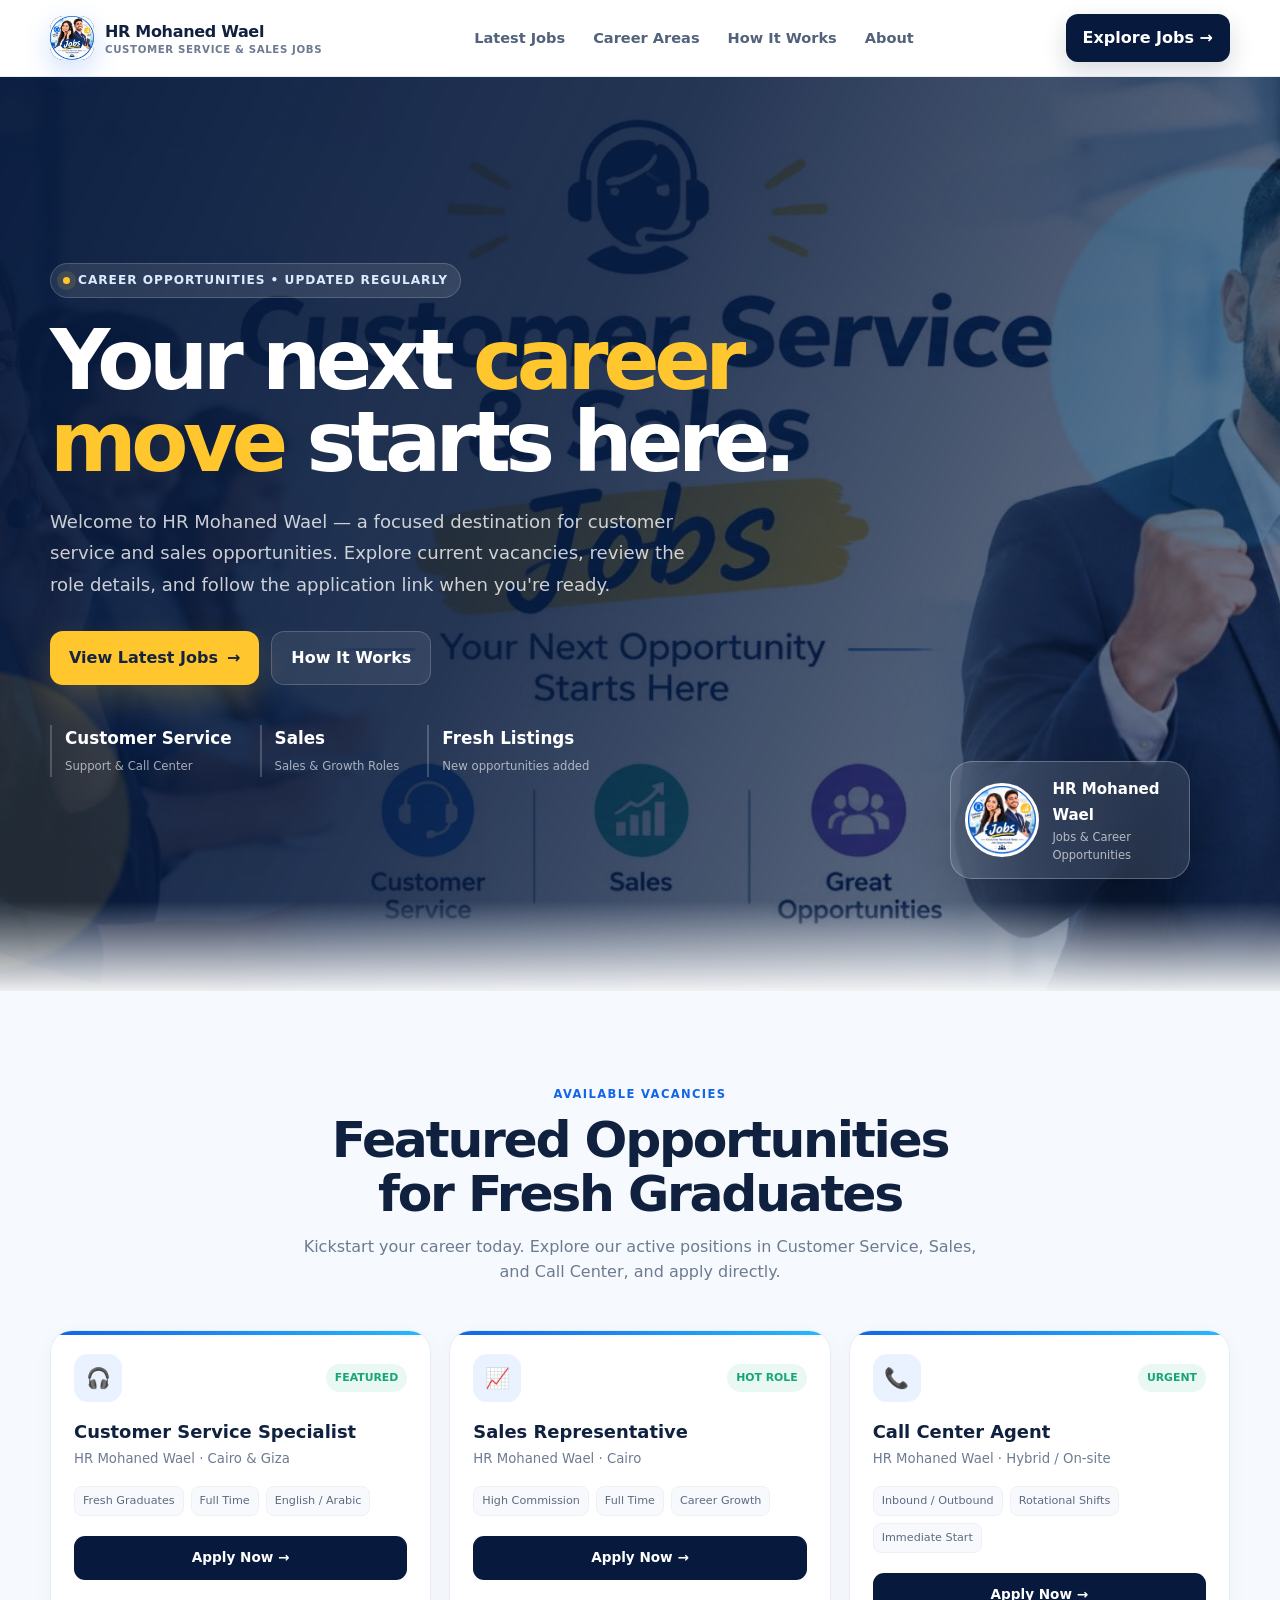
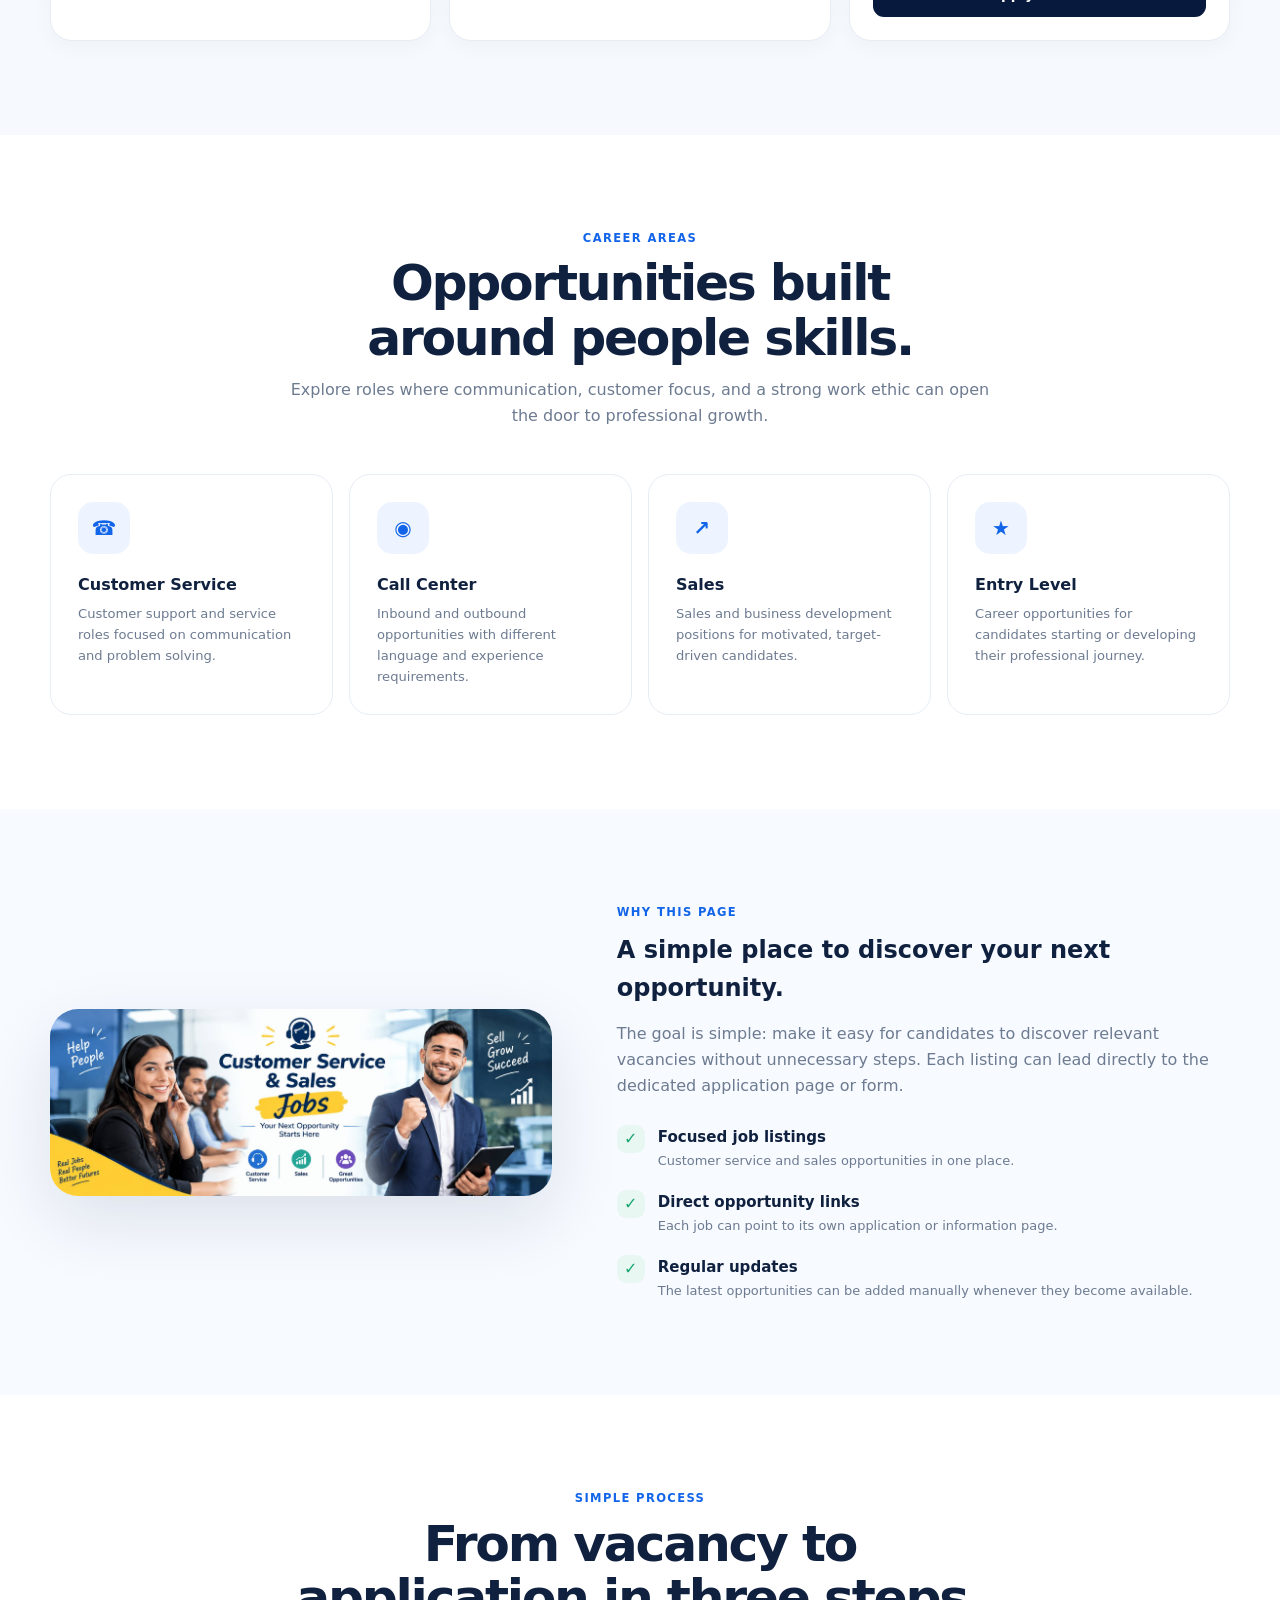
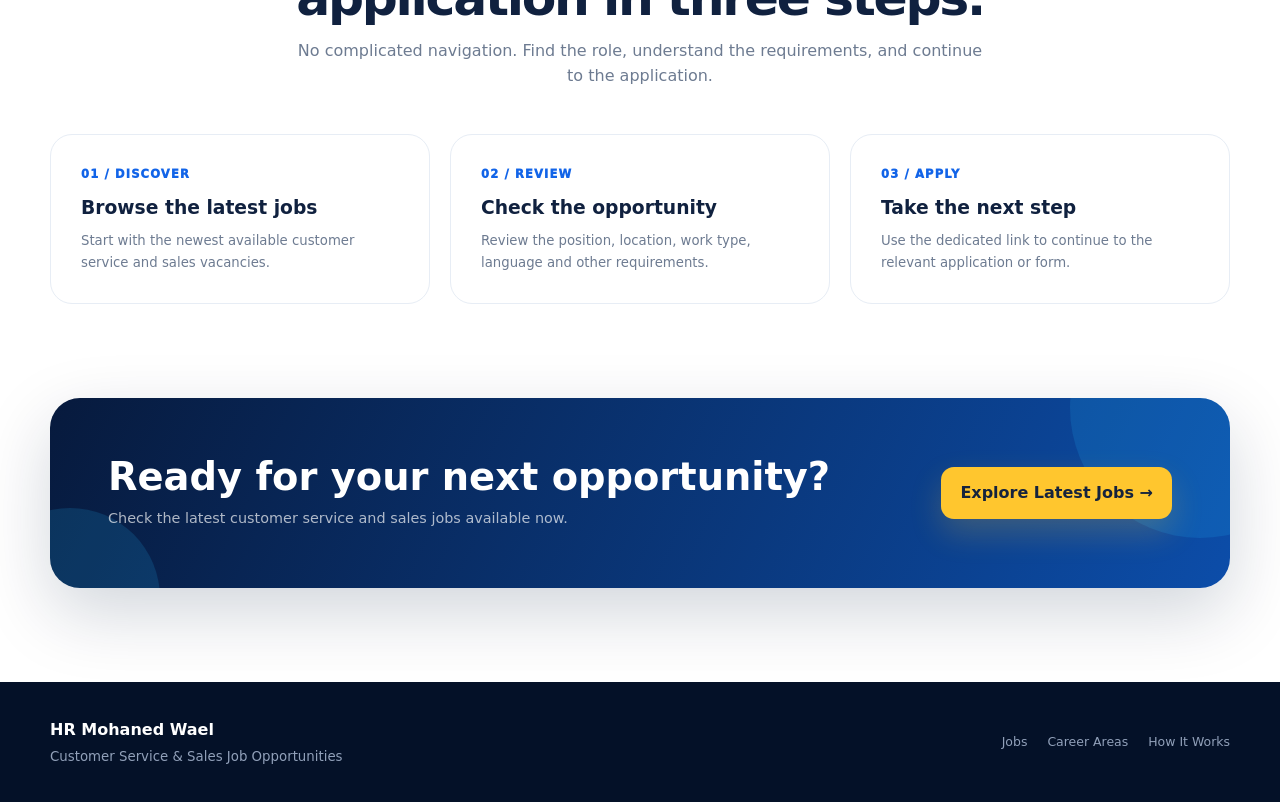
<file: index.html>
<!DOCTYPE html>
<html lang="en">
<head>
<meta charset="UTF-8">
<meta name="viewport" content="width=device-width, initial-scale=1.0">

<!-- Basic SEO Meta Tags -->
<title>HR Mohaned Wael | Customer Service & Sales Jobs for Fresh Graduates</title>
<meta name="description" content="Discover top Customer Service, Call Center, and Sales job opportunities for fresh graduates with HR Mohaned Wael. Apply now and start your career journey!">
<meta name="keywords" content="HR Mohaned Wael, Customer Service Jobs, Sales Vacancies, Call Center Jobs, Fresh Graduate Careers, Jobs in Cairo, Jobs in Egypt">
<meta name="author" content="HR Mohaned Wael">
<meta name="robots" content="index, follow">
<meta name="theme-color" content="#071a3d">

<!-- Open Graph / Facebook Meta Tags -->
<meta property="og:type" content="website">
<meta property="og:url" content="https://hr.tasawehala.com/"> <!-- استبدل هذا برابط موقعك الحقيقي -->
<meta property="og:title" content="HR Mohaned Wael | Customer Service & Sales Jobs for Fresh Graduates">
<meta property="og:description" content="Looking for your first job? Explore the latest Customer Service, Call Center, and Sales opportunities for fresh graduates and step into your professional career today!">
<meta property="og:image" content="https://hr.tasawehala.com/assets/cover.jpg"> <!-- استبدل هذا بالمسار الكامل لصورة Cover على موقعك -->
<meta property="og:image:width" content="1200">
<meta property="og:image:height" content="630">
<meta property="og:image:alt" content="HR Mohaned Wael - Customer Service and Sales Jobs for Fresh Graduates">
<meta property="og:locale" content="en_US">

<!-- Twitter Card Meta Tags (Optional but recommended) -->
<meta name="twitter:card" content="summary_large_image">
<meta name="twitter:title" content="HR Mohaned Wael | Customer Service & Sales Jobs for Fresh Graduates">
<meta name="twitter:description" content="Discover top Customer Service and Sales career opportunities for fresh graduates. Check the latest vacancies and apply today!">
<meta name="twitter:image" content="https://hr.tasawehala.com/assets/cover.jpg">

<style>
:root{
  --navy:#071a3d;
  --blue:#1264e8;
  --blue2:#0d4fc4;
  --cyan:#26b9ff;
  --yellow:#ffc62e;
  --ink:#10213f;
  --muted:#6d7b91;
  --bg:#f6f9fd;
  --card:#ffffff;
  --line:#e7edf5;
  --green:#17a673;
  --shadow:0 24px 70px rgba(7,26,61,.11);
  --radius:24px;
  --max:1180px;
}
*{box-sizing:border-box;margin:0;padding:0}
html{scroll-behavior:smooth}
body{
  font-family:Inter,ui-sans-serif,system-ui,-apple-system,BlinkMacSystemFont,"Segoe UI",Roboto,Arial,sans-serif;
  color:var(--ink);background:#fff;line-height:1.6;overflow-x:hidden;
}
a{text-decoration:none;color:inherit}
img{max-width:100%;display:block}
.container{width:min(var(--max),calc(100% - 36px));margin:auto}
.muted{color:var(--muted)}
.center{text-align:center}

/* animated background */
.bg-orb{position:absolute;border-radius:50%;filter:blur(2px);pointer-events:none}
.orb1{width:380px;height:380px;right:-150px;top:90px;background:rgba(38,185,255,.12);animation:float 8s ease-in-out infinite}
.orb2{width:300px;height:300px;left:-170px;bottom:20px;background:rgba(255,198,46,.11);animation:float 10s ease-in-out infinite reverse}
@keyframes float{50%{transform:translate3d(0,20px,0) scale(1.04)}}

/* Header */
.header{
  position:sticky;top:0;z-index:1000;
  background:rgba(255,255,255,.88);backdrop-filter:blur(18px);
  border-bottom:1px solid rgba(231,237,245,.85)
}
.nav{height:76px;display:flex;align-items:center;justify-content:space-between;gap:25px}
.brand{display:flex;align-items:center;gap:11px;font-weight:900;letter-spacing:-.02em}
.brand-mark{
  width:44px;height:44px;border-radius:14px;overflow:hidden;
  background:var(--navy);box-shadow:0 10px 28px rgba(18,100,232,.2);
}
.brand-mark img{width:100%;height:100%;object-fit:cover}
.brand small{display:block;color:var(--muted);font-size:.64rem;letter-spacing:.06em;text-transform:uppercase;margin-top:-3px}
.nav-links{display:flex;gap:28px;color:#52627b;font-size:.91rem;font-weight:700}
.nav-links a{transition:.2s}
.nav-links a:hover{color:var(--blue)}
.nav-apply{
  padding:11px 17px;border-radius:12px;background:var(--navy);color:#fff;font-weight:800;
  box-shadow:0 10px 24px rgba(7,26,61,.16);transition:.2s
}
.nav-apply:hover{transform:translateY(-2px);background:#0d2a5e}
.menu{display:none;border:0;background:none;font-size:1.7rem;color:var(--navy)}

/* Hero */
.hero{
  position:relative;overflow:hidden;
  background:
    linear-gradient(115deg,rgba(7,26,61,.97) 0%,rgba(7,26,61,.88) 42%,rgba(7,26,61,.52) 100%),
    url("assets/cover.jpg") center/cover no-repeat;
  color:#fff;min-height:650px;display:flex;align-items:center;
}
.hero:after{
  content:"";position:absolute;inset:auto 0 0;height:90px;
  background:linear-gradient(transparent,#fff);opacity:.92;
}
.hero-content{position:relative;z-index:2;padding:92px 0 120px;max-width:760px}
.kicker{
  display:inline-flex;align-items:center;gap:8px;padding:7px 12px;border-radius:999px;
  background:rgba(255,255,255,.1);border:1px solid rgba(255,255,255,.17);
  color:#dcecff;font-size:.76rem;font-weight:850;letter-spacing:.08em;text-transform:uppercase;
  animation:rise .7s ease both;
}
.kicker i{width:7px;height:7px;border-radius:50%;background:var(--yellow);box-shadow:0 0 0 6px rgba(255,198,46,.12)}
.hero h1{
  font-size:clamp(3rem,6.5vw,5.7rem);line-height:.98;letter-spacing:-.065em;
  margin:22px 0 22px;max-width:820px;animation:rise .8s .08s ease both
}
.hero h1 span{color:var(--yellow)}
.hero p{font-size:1.13rem;line-height:1.75;color:rgba(255,255,255,.78);max-width:650px;animation:rise .8s .16s ease both}
.hero-actions{display:flex;gap:12px;flex-wrap:wrap;margin-top:31px;animation:rise .8s .24s ease both}
.btn{
  display:inline-flex;align-items:center;justify-content:center;gap:9px;
  border-radius:13px;padding:13px 19px;font-weight:850;transition:.22s
}
.btn-primary{background:var(--yellow);color:#15233d;box-shadow:0 14px 32px rgba(255,198,46,.2)}
.btn-primary:hover{transform:translateY(-3px);box-shadow:0 18px 38px rgba(255,198,46,.3)}
.btn-glass{background:rgba(255,255,255,.08);border:1px solid rgba(255,255,255,.18);color:#fff}
.btn-glass:hover{background:rgba(255,255,255,.14);transform:translateY(-2px)}
.hero-trust{display:flex;gap:28px;flex-wrap:wrap;margin-top:40px;animation:rise .8s .32s ease both}
.hero-trust div{padding-left:13px;border-left:2px solid rgba(255,255,255,.2)}
.hero-trust strong{display:block;font-size:1.05rem}
.hero-trust span{font-size:.73rem;color:rgba(255,255,255,.62)}
@keyframes rise{from{opacity:0;transform:translateY(22px)}to{opacity:1;transform:none}}

/* Floating profile */
.profile-float{
  position:absolute;right:7%;bottom:112px;z-index:3;width:240px;
  border:1px solid rgba(255,255,255,.25);background:rgba(255,255,255,.12);
  backdrop-filter:blur(18px);padding:14px;border-radius:22px;
  box-shadow:0 25px 60px rgba(0,0,0,.18);animation:cardFloat 5s ease-in-out infinite;
}
.profile-float img{width:74px;height:74px;border-radius:50%;object-fit:cover;border:3px solid #fff}
.profile-row{display:flex;gap:13px;align-items:center}
.profile-float strong{font-size:.94rem}
.profile-float span{display:block;color:rgba(255,255,255,.65);font-size:.72rem}
@keyframes cardFloat{50%{transform:translateY(-10px)}}

/* Sections */
section{padding:94px 0}
.section-head{max-width:700px;margin:0 auto 45px}
.eyebrow{color:var(--blue);font-weight:900;text-transform:uppercase;letter-spacing:.12em;font-size:.72rem;margin-bottom:9px}
.section-head h2{font-size:clamp(2rem,4vw,3.15rem);line-height:1.08;letter-spacing:-.045em;margin-bottom:12px}
.section-head p{color:var(--muted)}

/* jobs */
.jobs{background:var(--bg);position:relative;overflow:hidden}
.jobs-grid{display:grid;grid-template-columns:repeat(3,1fr);gap:18px}
.job{
  position:relative;background:#fff;border:1px solid var(--line);border-radius:22px;padding:23px;
  box-shadow:0 6px 22px rgba(7,26,61,.035);transition:.25s;overflow:hidden
}
.job:before{content:"";position:absolute;left:0;top:0;right:0;height:4px;background:linear-gradient(90deg,var(--blue),var(--cyan))}
.job:hover{transform:translateY(-7px);box-shadow:var(--shadow);border-color:#d5e0ef}
.job-head{display:flex;justify-content:space-between;align-items:center;margin-bottom:18px}
.job-icon{width:48px;height:48px;border-radius:14px;background:#eaf2ff;color:var(--blue);display:grid;place-items:center;font-size:1.25rem;font-weight:900}
.badge{padding:5px 9px;border-radius:999px;background:#eaf8f3;color:var(--green);font-size:.68rem;font-weight:900}
.job h3{font-size:1.12rem;line-height:1.3;margin-bottom:5px}
.company{font-size:.83rem;color:var(--muted);margin-bottom:17px}
.tags{display:flex;gap:7px;flex-wrap:wrap;margin-bottom:20px}
.tags span{background:#f7f9fc;border:1px solid #edf1f6;border-radius:8px;padding:5px 8px;color:#5d6a80;font-size:.7rem}
.job a{display:flex;justify-content:center;align-items:center;padding:11px;border-radius:11px;background:var(--navy);color:#fff;font-size:.85rem;font-weight:850;transition:.2s}
.job a:hover{background:var(--blue)}
.manual-note{text-align:center;margin-top:20px;color:var(--muted);font-size:.76rem}

/* categories */
.categories-grid{display:grid;grid-template-columns:repeat(4,1fr);gap:16px}
.category{
  padding:27px;border:1px solid var(--line);border-radius:21px;background:#fff;transition:.22s;
}
.category:hover{transform:translateY(-5px);box-shadow:var(--shadow);border-color:#d5e0ef}
.cat-icon{width:52px;height:52px;border-radius:15px;background:#edf4ff;color:var(--blue);display:grid;place-items:center;font-weight:900;font-size:1.25rem;margin-bottom:18px}
.category h3{font-size:1rem;margin-bottom:6px}.category p{font-size:.82rem;color:var(--muted)}

/* feature split */
.split{background:#f7faff}
.split-grid{display:grid;grid-template-columns:.9fr 1.1fr;gap:65px;align-items:center}
.image-frame{position:relative}
.image-frame img{width:100%;border-radius:28px;box-shadow:var(--shadow)}
.image-frame:after{content:"";position:absolute;inset:-12px -12px auto auto;width:110px;height:110px;border-radius:24px;background:var(--yellow);z-index:-1}
.checks{display:grid;gap:18px;margin-top:27px}
.check{display:flex;gap:13px;align-items:flex-start}
.check-icon{flex:0 0 28px;width:28px;height:28px;border-radius:9px;background:#e8f7f1;color:var(--green);display:grid;place-items:center;font-weight:900}
.check strong{display:block;font-size:.94rem}.check span{display:block;color:var(--muted);font-size:.81rem;margin-top:2px}

/* process */
.process-grid{display:grid;grid-template-columns:repeat(3,1fr);gap:20px}
.process{padding:30px;border:1px solid var(--line);border-radius:22px}
.number{font-size:.72rem;color:var(--blue);font-weight:950;letter-spacing:.1em}
.process h3{margin:10px 0 7px}.process p{font-size:.83rem;color:var(--muted)}

/* CTA */
.cta-wrap{padding:0 0 94px}
.cta{
  position:relative;overflow:hidden;border-radius:30px;padding:58px;
  color:#fff;background:linear-gradient(115deg,#071a3d,#0c4da9);
  box-shadow:0 25px 70px rgba(7,26,61,.18)
}
.cta:before,.cta:after{content:"";position:absolute;border-radius:50%;background:rgba(38,185,255,.15)}
.cta:before{width:260px;height:260px;right:-100px;top:-120px}.cta:after{width:180px;height:180px;left:-70px;bottom:-100px}
.cta-inner{position:relative;z-index:1;display:flex;align-items:center;justify-content:space-between;gap:30px}
.cta h2{font-size:clamp(1.8rem,3vw,2.6rem);line-height:1.1;margin-bottom:9px}.cta p{color:rgba(255,255,255,.68);font-size:.9rem}

/* Footer */
footer{background:#041128;color:#91a0b9;padding:35px 0}
.footer{display:flex;justify-content:space-between;gap:25px;align-items:center}
.footer strong{color:#fff}.footer small{display:block;margin-top:3px}.footer-links{display:flex;gap:20px;font-size:.78rem}.footer-links a:hover{color:#fff}

/* responsive */
@media(max-width:1000px){
  .profile-float{right:3%;bottom:100px}
  .jobs-grid{grid-template-columns:repeat(2,1fr)}
  .categories-grid{grid-template-columns:repeat(2,1fr)}
  .split-grid{grid-template-columns:1fr;gap:40px}
}
@media(max-width:760px){
  .nav{height:68px}.nav-links,.nav-apply{display:none}.menu{display:block}
  .nav.open .nav-links{
    display:flex;position:absolute;top:68px;left:13px;right:13px;flex-direction:column;gap:0;
    padding:8px;background:#fff;border:1px solid var(--line);border-radius:16px;box-shadow:var(--shadow)
  }
  .nav.open .nav-links a{padding:12px;border-radius:9px}.nav.open .nav-links a:hover{background:#f5f8fc}
  .hero{min-height:690px;background-position:58% center}.hero-content{padding:70px 0 130px}
  .profile-float{display:none}
  .hero h1{font-size:3.05rem}
  section{padding:70px 0}.jobs-grid,.process-grid{grid-template-columns:1fr}
  .categories-grid{grid-template-columns:1fr 1fr}
  .cta{padding:38px 25px}.cta-inner{flex-direction:column;align-items:flex-start}
  .footer{flex-direction:column;align-items:flex-start}
}
@media(max-width:470px){
  .container{width:calc(100% - 26px)}.categories-grid{grid-template-columns:1fr}
  .hero h1{font-size:2.65rem}.hero p{font-size:1rem}.hero-trust{gap:16px}
}
@media(prefers-reduced-motion:reduce){
  *,html{animation:none!important;transition:none!important;scroll-behavior:auto!important}
}
</style>
</head>

<body>

<header class="header">
  <nav class="nav container" id="nav">
    <a href="#" class="brand">
      <span class="brand-mark"><img src="assets/profile.jpg" alt=""></span>
      <span>HR Mohaned Wael<small>Customer Service & Sales Jobs</small></span>
    </a>
    <div class="nav-links">
      <a href="#jobs">Latest Jobs</a>
      <a href="#categories">Career Areas</a>
      <a href="#process">How It Works</a>
      <a href="#about">About</a>
    </div>
    <a class="nav-apply" href="#jobs">Explore Jobs →</a>
    <button class="menu" id="menu" aria-label="Open menu" aria-expanded="false">☰</button>
  </nav>
</header>

<main>

<section class="hero" id="about">
  <span class="bg-orb orb1"></span><span class="bg-orb orb2"></span>
  <div class="container">
    <div class="hero-content">
      <div class="kicker"><i></i> Career Opportunities • Updated Regularly</div>
      <h1>Your next <span>career move</span> starts here.</h1>
      <p>
        Welcome to HR Mohaned Wael — a focused destination for customer service and sales opportunities.
        Explore current vacancies, review the role details, and follow the application link when you're ready.
      </p>
      <div class="hero-actions">
        <a class="btn btn-primary" href="#jobs">View Latest Jobs <b>→</b></a>
        <a class="btn btn-glass" href="#process">How It Works</a>
      </div>
      <div class="hero-trust">
        <div><strong>Customer Service</strong><span>Support & Call Center</span></div>
        <div><strong>Sales</strong><span>Sales & Growth Roles</span></div>
        <div><strong>Fresh Listings</strong><span>New opportunities added</span></div>
      </div>
    </div>
  </div>

  <div class="profile-float">
    <div class="profile-row">
      <img src="assets/profile.jpg" alt="HR Mohaned Wael">
      <div><strong>HR Mohaned Wael</strong><span>Jobs & Career Opportunities</span></div>
    </div>
  </div>
</section>

<section class="jobs" id="jobs">
  <div class="container">
    <div class="section-head center">
      <div class="eyebrow">Available Vacancies</div>
      <h2>Featured Opportunities for Fresh Graduates</h2>
      <p>Kickstart your career today. Explore our active positions in Customer Service, Sales, and Call Center, and apply directly.</p>
    </div>

    <div class="jobs-grid">

      <!-- Customer Service Job Card -->
      <article class="job">
        <div class="job-head">
          <div class="job-icon">🎧</div>
          <span class="badge">FEATURED</span>
        </div>
        <h3>Customer Service Specialist</h3>
        <div class="company">HR Mohaned Wael · Cairo & Giza</div>
        <div class="tags">
          <span>Fresh Graduates</span>
          <span>Full Time</span>
          <span>English / Arabic</span>
        </div>
        <a href="service/">Apply Now →</a>
      </article>

      <!-- Sales Job Card -->
      <article class="job">
        <div class="job-head">
          <div class="job-icon">📈</div>
          <span class="badge">HOT ROLE</span>
        </div>
        <h3>Sales Representative</h3>
        <div class="company">HR Mohaned Wael · Cairo</div>
        <div class="tags">
          <span>High Commission</span>
          <span>Full Time</span>
          <span>Career Growth</span>
        </div>
        <a href="sales/">Apply Now →</a>
      </article>

      <!-- Call Center Job Card -->
      <article class="job">
        <div class="job-head">
          <div class="job-icon">📞</div>
          <span class="badge">URGENT</span>
        </div>
        <h3>Call Center Agent</h3>
        <div class="company">HR Mohaned Wael · Hybrid / On-site</div>
        <div class="tags">
          <span>Inbound / Outbound</span>
          <span>Rotational Shifts</span>
          <span>Immediate Start</span>
        </div>
        <a href="call/">Apply Now →</a>
      </article>

    </div>
  </div>
</section>
<section id="categories">
  <div class="container">
    <div class="section-head center">
      <div class="eyebrow">Career Areas</div>
      <h2>Opportunities built around people skills.</h2>
      <p>Explore roles where communication, customer focus, and a strong work ethic can open the door to professional growth.</p>
    </div>
    <div class="categories-grid">
      <div class="category"><div class="cat-icon">☎</div><h3>Customer Service</h3><p>Customer support and service roles focused on communication and problem solving.</p></div>
      <div class="category"><div class="cat-icon">◉</div><h3>Call Center</h3><p>Inbound and outbound opportunities with different language and experience requirements.</p></div>
      <div class="category"><div class="cat-icon">↗</div><h3>Sales</h3><p>Sales and business development positions for motivated, target-driven candidates.</p></div>
      <div class="category"><div class="cat-icon">★</div><h3>Entry Level</h3><p>Career opportunities for candidates starting or developing their professional journey.</p></div>
    </div>
  </div>
</section>

<section class="split">
  <div class="container split-grid">
    <div class="image-frame">
      <img src="assets/cover.jpg" alt="Customer service and sales professionals">
    </div>
    <div>
      <div class="eyebrow">Why This Page</div>
      <h2>A simple place to discover your next opportunity.</h2>
      <p class="muted" style="margin-top:14px">
        The goal is simple: make it easy for candidates to discover relevant vacancies without unnecessary steps.
        Each listing can lead directly to the dedicated application page or form.
      </p>
      <div class="checks">
        <div class="check"><div class="check-icon">✓</div><div><strong>Focused job listings</strong><span>Customer service and sales opportunities in one place.</span></div></div>
        <div class="check"><div class="check-icon">✓</div><div><strong>Direct opportunity links</strong><span>Each job can point to its own application or information page.</span></div></div>
        <div class="check"><div class="check-icon">✓</div><div><strong>Regular updates</strong><span>The latest opportunities can be added manually whenever they become available.</span></div></div>
      </div>
    </div>
  </div>
</section>

<section id="process">
  <div class="container">
    <div class="section-head center">
      <div class="eyebrow">Simple Process</div>
      <h2>From vacancy to application in three steps.</h2>
      <p>No complicated navigation. Find the role, understand the requirements, and continue to the application.</p>
    </div>
    <div class="process-grid">
      <div class="process"><div class="number">01 / DISCOVER</div><h3>Browse the latest jobs</h3><p>Start with the newest available customer service and sales vacancies.</p></div>
      <div class="process"><div class="number">02 / REVIEW</div><h3>Check the opportunity</h3><p>Review the position, location, work type, language and other requirements.</p></div>
      <div class="process"><div class="number">03 / APPLY</div><h3>Take the next step</h3><p>Use the dedicated link to continue to the relevant application or form.</p></div>
    </div>
  </div>
</section>

<section class="cta-wrap">
  <div class="container">
    <div class="cta">
      <div class="cta-inner">
        <div>
          <h2>Ready for your next opportunity?</h2>
          <p>Check the latest customer service and sales jobs available now.</p>
        </div>
        <a class="btn btn-primary" href="#jobs">Explore Latest Jobs →</a>
      </div>
    </div>
  </div>
</section>

</main>

<footer>
  <div class="container footer">
    <div><strong>HR Mohaned Wael</strong><small>Customer Service & Sales Job Opportunities</small></div>
    <div class="footer-links"><a href="#jobs">Jobs</a><a href="#categories">Career Areas</a><a href="#process">How It Works</a></div>
  </div>
</footer>

<script>
const nav=document.getElementById('nav');
const menu=document.getElementById('menu');
menu.addEventListener('click',()=>{
  const open=nav.classList.toggle('open');
  menu.setAttribute('aria-expanded',open?'true':'false');
  menu.textContent=open?'✕':'☰';
});
document.querySelectorAll('.nav-links a').forEach(a=>a.addEventListener('click',()=>{
  nav.classList.remove('open'); menu.setAttribute('aria-expanded','false'); menu.textContent='☰';
}));
</script>

</body>
</html>
</file>
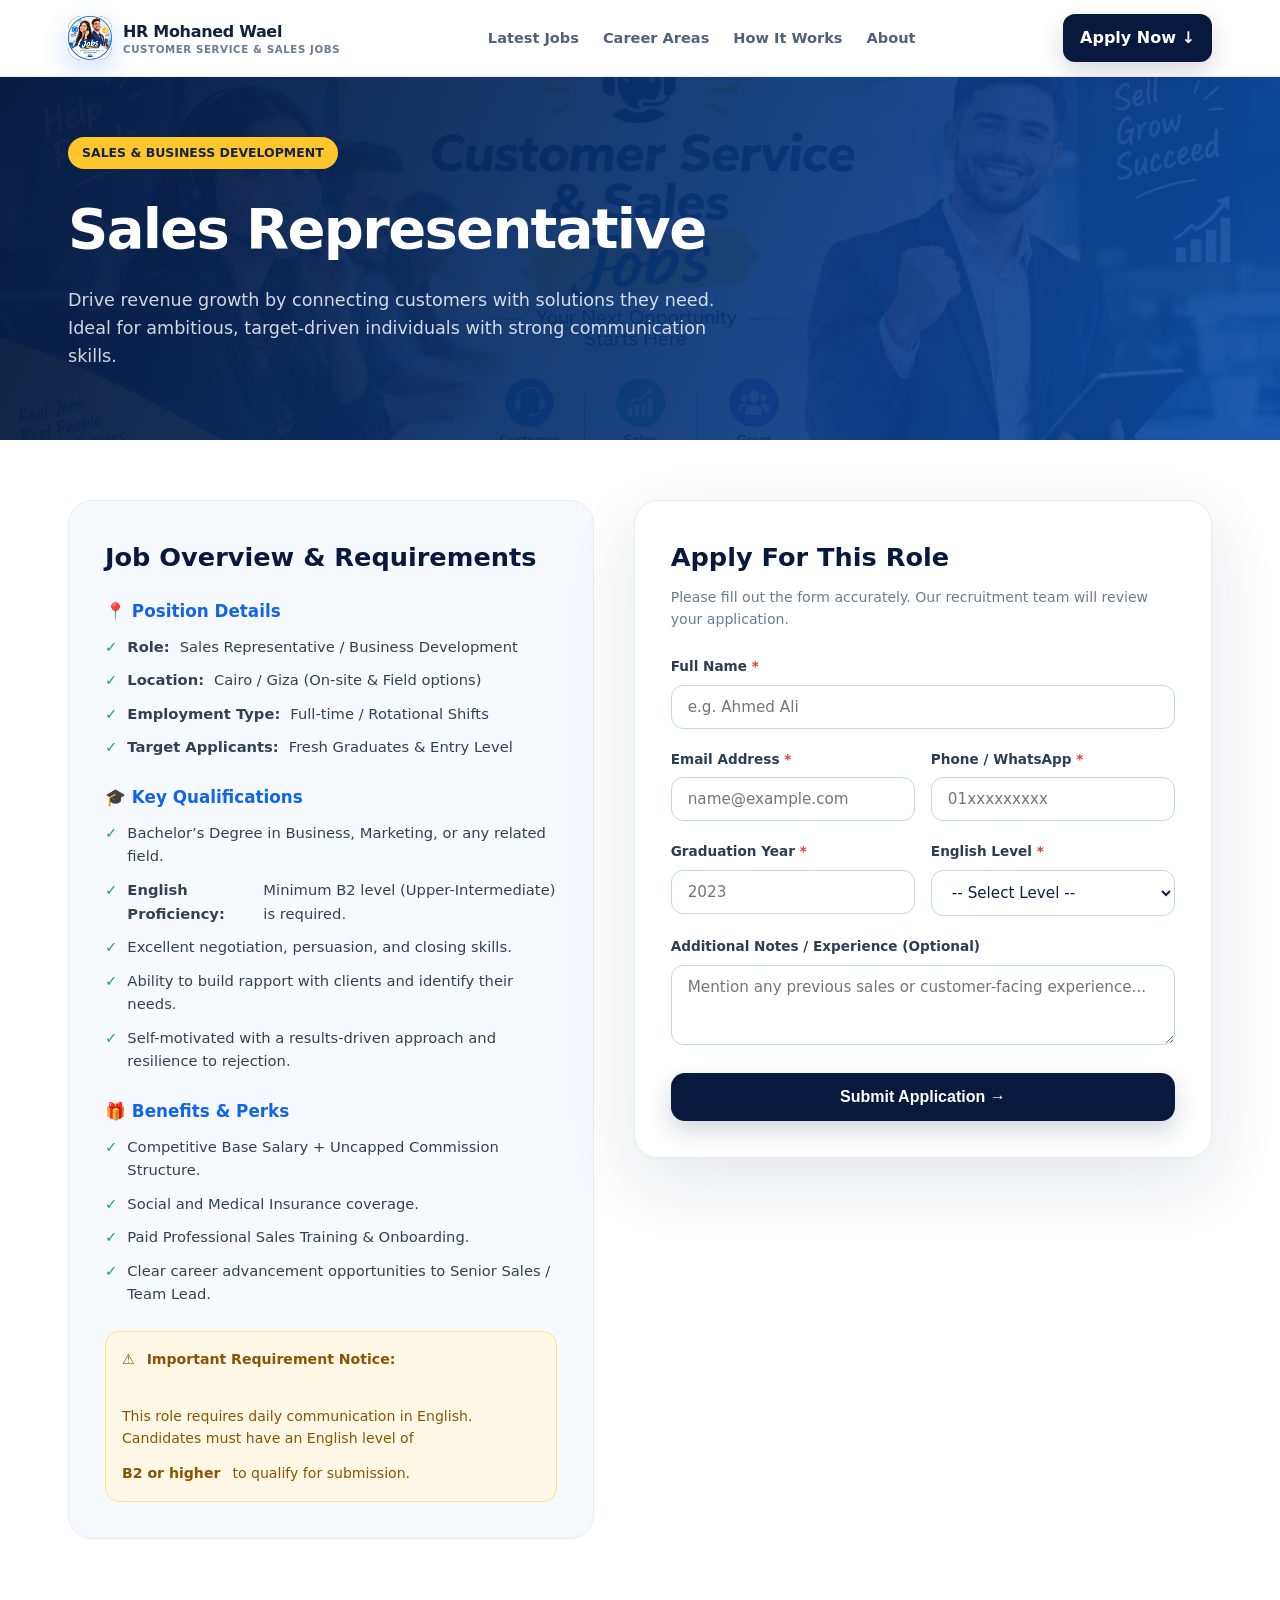
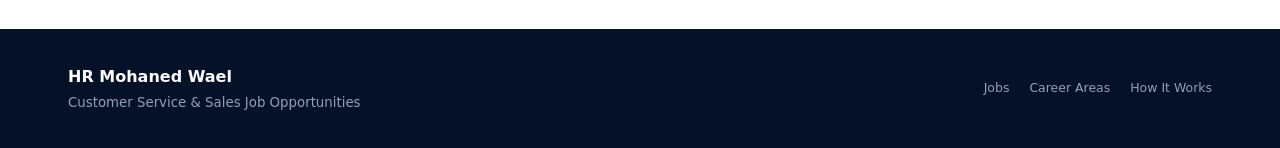
<file: sales/index.html>
<!DOCTYPE html>
<html lang="en">
<head>
  <meta charset="UTF-8">
  <meta name="viewport" content="width=device-width, initial-scale=1.0">
  <!-- SEO Meta Tags -->
  <title>Sales Representative Job | HR Mohaned Wael</title>
  <meta name="description" content="Apply for Sales Representative positions with HR Mohaned Wael. Great career opportunities for fresh graduates and experienced sales professionals.">
  <meta name="keywords" content="Sales Job, Sales Representative, HR Mohaned Wael, Jobs for Fresh Graduates, Cairo Jobs, B2B Sales">
  <meta name="author" content="HR Mohaned Wael">
  <meta name="robots" content="index, follow">
  <meta name="theme-color" content="#071a3d">
  <!-- Open Graph / Facebook Meta Tags -->
  <meta property="og:type" content="website">
  <meta property="og:url" content="https://hr.tasawehala.com/sales.html">
  <meta property="og:title" content="Sales Representative Vacancy | HR Mohaned Wael">
  <meta property="og:description" content="Join a high-performance sales team. Check the role requirements and submit your application online. Minimum English level B2 required.">
  <meta property="og:image" content="https://hr.tasawehala.com/assets/cover.jpg">
  <meta property="og:image:width" content="1200">
  <meta property="og:image:height" content="630">

  <style>
    :root{
      --navy:#071a3d;
      --blue:#1264e8;
      --blue2:#0d4fc4;
      --cyan:#26b9ff;
      --yellow:#ffc62e;
      --ink:#10213f;
      --muted:#6d7b91;
      --bg:#f6f9fd;
      --card:#ffffff;
      --line:#e7edf5;
      --green:#17a673;
      --red:#e53e3e;
      --shadow:0 24px 70px rgba(7,26,61,.11);
      --radius:24px;
      --max:1180px;
    }

    /* ── RESET & HORIZONTAL SCROLL PREVENTION ── */
    *, *::before, *::after {
      box-sizing: border-box;
      margin: 0;
      padding: 0;
    }

    html, body {
      width: 100%;
      max-width: 100%;
      overflow-x: hidden;
    }

    html {
      scroll-behavior: smooth;
    }

    body {
      font-family: Inter, ui-sans-serif, system-ui, -apple-system, BlinkMacSystemFont, "Segoe UI", Roboto, Arial, sans-serif;
      color: var(--ink);
      background: #fff;
      line-height: 1.6;
    }

    a { text-decoration: none; color: inherit; }
    img { max-width: 100%; height: auto; display: block; }

    .container {
      width: 100%;
      max-width: var(--max);
      padding-left: 18px;
      padding-right: 18px;
      margin-left: auto;
      margin-right: auto;
    }

    .muted { color: var(--muted); }
    .center { text-align: center; }

    /* ── HEADER ── */
    .header {
      position: sticky;
      top: 0;
      z-index: 1000;
      background: rgba(255,255,255,.88);
      backdrop-filter: blur(18px);
      border-bottom: 1px solid rgba(231,237,245,.85);
      width: 100%;
    }

    .nav {
      height: 76px;
      display: flex;
      align-items: center;
      justify-content: space-between;
      gap: 15px;
      position: relative;
    }

    .brand {
      display: flex;
      align-items: center;
      gap: 11px;
      font-weight: 900;
      letter-spacing: -.02em;
      min-width: 0;
    }

    .brand-mark {
      width: 44px;
      height: 44px;
      border-radius: 14px;
      overflow: hidden;
      background: var(--navy);
      box-shadow: 0 10px 28px rgba(18,100,232,.2);
      flex-shrink: 0;
    }

    .brand-mark img { width: 100%; height: 100%; object-fit: cover; }
    .brand span { overflow: hidden; text-overflow: ellipsis; white-space: nowrap; }
    .brand small { display: block; color: var(--muted); font-size: .64rem; letter-spacing: .06em; text-transform: uppercase; margin-top: -3px; }

    .nav-links { display: flex; gap: 24px; color: #52627b; font-size: .91rem; font-weight: 700; }
    .nav-links a { transition: .2s; }
    .nav-links a:hover { color: var(--blue); }

    .nav-apply {
      padding: 11px 17px;
      border-radius: 12px;
      background: var(--navy);
      color: #fff;
      font-weight: 800;
      box-shadow: 0 10px 24px rgba(7,26,61,.16);
      transition: .2s;
      white-space: nowrap;
    }
    .nav-apply:hover { transform: translateY(-2px); background: #0d2a5e; }
    .menu { display: none; border: 0; background: none; font-size: 1.7rem; color: var(--navy); cursor: pointer; }

    /* ── PAGE BANNER ── */
    .page-header {
      background: linear-gradient(115deg, rgba(7,26,61,.97) 0%, rgba(12,77,169,.9) 100%), url("../assets/cover.jpg") center/cover no-repeat;
      color: #fff;
      padding: 60px 0 70px;
      position: relative;
      width: 100%;
    }
    .page-header h1 { font-size: clamp(1.8rem, 4.5vw, 3.5rem); margin-bottom: 12px; letter-spacing: -.03em; word-wrap: break-word; }
    .page-header p { font-size: 1.1rem; color: rgba(255,255,255,.82); max-width: 650px; }
    .badge-header { display: inline-block; padding: 6px 14px; border-radius: 20px; background: var(--yellow); color: #15233d; font-weight: 850; font-size: .78rem; margin-bottom: 15px; text-transform: uppercase; }

    /* ── LAYOUT ── */
    .job-layout {
      display: grid;
      grid-template-columns: 1fr 1.1fr;
      gap: 40px;
      padding: 60px 0 90px;
      align-items: start;
    }

    /* ── JOB DETAILS CARD ── */
    .job-details {
      background: var(--bg);
      border: 1px solid var(--line);
      border-radius: 24px;
      padding: 36px;
      min-width: 0;
      overflow-wrap: break-word;
      word-wrap: break-word;
    }
    .job-details h2 { font-size: 1.6rem; margin-bottom: 20px; color: var(--navy); word-wrap: break-word; }
    .req-group { margin-bottom: 25px; }
    .req-group h3 { font-size: 1.05rem; color: var(--blue); margin-bottom: 10px; display: flex; align-items: center; gap: 8px; }
    .req-list { list-style: none; display: grid; gap: 10px; }
    .req-list li { display: flex; gap: 10px; font-size: .92rem; color: #334155; align-items: flex-start; }
    .req-list li::before { content: "✓"; color: var(--green); font-weight: 900; flex-shrink: 0; }
    .notice-box {
      background: #fff8e6;
      border: 1px solid #ffe08a;
      border-radius: 14px;
      padding: 16px;
      margin-top: 25px;
      font-size: .88rem;
      color: #8a5300;
      display: flex;
      gap: 12px;
      align-items: flex-start;
      flex-wrap: wrap;
      word-break: break-word;
    }

    /* ── APPLICATION CARD ── */
    .apply-card {
      background: #fff;
      border: 1px solid var(--line);
      border-radius: 24px;
      padding: 36px;
      box-shadow: var(--shadow);
      min-width: 0;
      overflow-wrap: break-word;
      word-wrap: break-word;
    }
    .apply-card h2 { font-size: 1.6rem; margin-bottom: 8px; color: var(--navy); word-wrap: break-word; }
    .apply-card p { font-size: .88rem; color: var(--muted); margin-bottom: 25px; }
    .form-group { margin-bottom: 20px; min-width: 0; }
    .form-group label { display: block; font-size: .85rem; font-weight: 750; margin-bottom: 7px; color: #2c3e50; }
    .form-group label span { color: var(--red); }
    .form-control {
      width: 100%;
      padding: 12px 16px;
      border-radius: 12px;
      border: 1px solid #cbd5e1;
      font-size: .95rem;
      outline: none;
      transition: .2s;
      font-family: inherit;
      background: #fff;
      color: var(--ink);
    }
    .form-control:focus { border-color: var(--blue); box-shadow: 0 0 0 4px rgba(18,100,232,.12); }
    .form-row {
      display: grid;
      grid-template-columns: 1fr 1fr;
      gap: 16px;
      min-width: 0;
    }

    /* English Alert */
    .alert-warning {
      background: #fff5f5;
      border: 1px solid #fed7d7;
      color: var(--red);
      padding: 12px 14px;
      border-radius: 10px;
      font-size: .82rem;
      margin-top: 8px;
      display: none;
      word-break: break-word;
    }

    .btn-submit {
      width: 100%;
      padding: 15px;
      border-radius: 14px;
      background: var(--navy);
      color: #fff;
      border: none;
      font-weight: 850;
      font-size: 1rem;
      cursor: pointer;
      transition: .25s;
      box-shadow: 0 10px 24px rgba(7,26,61,.18);
    }
    .btn-submit:hover { background: var(--blue); transform: translateY(-2px); }
    .btn-submit:disabled { background: #cbd5e1; cursor: not-allowed; transform: none; box-shadow: none; }

    #responseMsg { margin-top: 15px; padding: 12px; border-radius: 10px; font-size: .9rem; display: none; text-align: center; word-break: break-word; }
    #responseMsg.success { background: #e6fffa; color: #234e52; border: 1px solid #b2f5ea; }
    #responseMsg.error { background: #fff5f5; color: #9b2c2c; border: 1px solid #feb2b2; }

    /* ── FOOTER ── */
    footer { background: #041128; color: #91a0b9; padding: 35px 0; width: 100%; }
    .footer { display: flex; justify-content: space-between; gap: 25px; align-items: center; flex-wrap: wrap; }
    .footer strong { color: #fff; }
    .footer small { display: block; margin-top: 3px; }
    .footer-links { display: flex; gap: 20px; font-size: .78rem; flex-wrap: wrap; }
    .footer-links a:hover { color: #fff; }

    /* ── RESPONSIVE ── */
    @media (max-width: 960px) {
      .job-layout {
        grid-template-columns: 1fr;
        gap: 30px;
        padding: 40px 0 60px;
      }
    }

    @media (max-width: 760px) {
      .nav { height: 64px; }
      .brand { font-size: 0.85rem; }
      .brand-mark { width: 36px; height: 36px; }
      .nav-links, .nav-apply { display: none; }
      .menu { display: block; }

      .nav.open .nav-links {
        display: flex;
        position: absolute;
        top: 64px;
        left: 0;
        right: 0;
        width: 100%;
        flex-direction: column;
        gap: 4px;
        padding: 12px;
        background: #fff;
        border: 1px solid var(--line);
        border-radius: 16px;
        box-shadow: var(--shadow);
      }
      .nav.open .nav-links a { padding: 10px 14px; border-radius: 8px; }

      .page-header { padding: 40px 0 50px; }
      .page-header h1 { font-size: 1.75rem; line-height: 1.25; }
      .page-header p { font-size: 0.95rem; }

      .job-details, .apply-card { padding: 22px 16px; border-radius: 18px; }
      .form-row { grid-template-columns: 1fr; gap: 0; }

      .footer { flex-direction: column; align-items: center; text-align: center; gap: 15px; }
      .footer-links { justify-content: center; }
    }

    @media (max-width: 480px) {
      .container { padding-left: 14px; padding-right: 14px; }
      .job-details h2, .apply-card h2 { font-size: 1.3rem; }
      .req-list li { font-size: 0.88rem; }
      .form-control { padding: 10px 12px; font-size: 0.9rem; }
      .btn-submit { padding: 13px; font-size: 0.95rem; }
    }
  </style>
</head>

<body>

<!-- Header Nav -->
<header class="header">
  <nav class="nav container" id="nav">
    <a href="index.html" class="brand">
      <span class="brand-mark"><img src="../assets/profile.jpg" alt="HR Mohaned Wael"></span>
      <span>HR Mohaned Wael<small>Customer Service & Sales Jobs</small></span>
    </a>
    <div class="nav-links">
      <a href="index.html#jobs">Latest Jobs</a>
      <a href="index.html#categories">Career Areas</a>
      <a href="index.html#process">How It Works</a>
      <a href="index.html#about">About</a>
    </div>
    <a class="nav-apply" href="#applyForm">Apply Now ↓</a>
    <button class="menu" id="menu" aria-label="Open menu" aria-expanded="false">☰</button>
  </nav>
</header>

<main>

<!-- Banner -->
<section class="page-header">
  <div class="container">
    <span class="badge-header">Sales & Business Development</span>
    <h1>Sales Representative</h1>
    <p>Drive revenue growth by connecting customers with solutions they need. Ideal for ambitious, target-driven individuals with strong communication skills.</p>
  </div>
</section>

<!-- Content Section -->
<div class="container">
  <div class="job-layout">

    <!-- Column 1: Job Requirements -->
    <div class="job-details">
      <h2>Job Overview & Requirements</h2>

      <div class="req-group">
        <h3>📍 Position Details</h3>
        <ul class="req-list">
          <li><strong>Role:</strong> Sales Representative / Business Development</li>
          <li><strong>Location:</strong> Cairo / Giza (On-site & Field options)</li>
          <li><strong>Employment Type:</strong> Full-time / Rotational Shifts</li>
          <li><strong>Target Applicants:</strong> Fresh Graduates & Entry Level</li>
        </ul>
      </div>

      <div class="req-group">
        <h3>🎓 Key Qualifications</h3>
        <ul class="req-list">
          <li>Bachelor’s Degree in Business, Marketing, or any related field.</li>
          <li><strong>English Proficiency:</strong> Minimum B2 level (Upper-Intermediate) is required.</li>
          <li>Excellent negotiation, persuasion, and closing skills.</li>
          <li>Ability to build rapport with clients and identify their needs.</li>
          <li>Self-motivated with a results-driven approach and resilience to rejection.</li>
        </ul>
      </div>

      <div class="req-group">
        <h3>🎁 Benefits & Perks</h3>
        <ul class="req-list">
          <li>Competitive Base Salary + Uncapped Commission Structure.</li>
          <li>Social and Medical Insurance coverage.</li>
          <li>Paid Professional Sales Training & Onboarding.</li>
          <li>Clear career advancement opportunities to Senior Sales / Team Lead.</li>
        </ul>
      </div>

      <div class="notice-box">
        ⚠️ <strong>Important Requirement Notice:</strong><br>
        This role requires daily communication in English. Candidates must have an English level of <strong>B2 or higher</strong> to qualify for submission.
      </div>
    </div>

    <!-- Column 2: Application Form -->
    <div class="apply-card" id="applyForm">
      <h2>Apply For This Role</h2>
      <p>Please fill out the form accurately. Our recruitment team will review your application.</p>

      <form id="jobApplicationForm">

        <div class="form-group">
          <label for="fullName">Full Name <span>*</span></label>
          <input type="text" id="fullName" name="fullName" class="form-control" placeholder="e.g. Ahmed Ali" required>
        </div>

        <div class="form-row">
          <div class="form-group">
            <label for="email">Email Address <span>*</span></label>
            <input type="email" id="email" name="email" class="form-control" placeholder="name@example.com" required>
          </div>
          <div class="form-group">
            <label for="phone">Phone / WhatsApp <span>*</span></label>
            <input type="tel" id="phone" name="phone" class="form-control" placeholder="01xxxxxxxxx" required>
          </div>
        </div>

        <div class="form-row">
          <div class="form-group">
            <label for="graduationYear">Graduation Year <span>*</span></label>
            <input type="number" id="graduationYear" name="graduationYear" class="form-control" placeholder="2023" min="2015" max="2026" required>
          </div>

          <!-- English Level Select Field -->
          <div class="form-group">
            <label for="englishLevel">English Level <span>*</span></label>
            <select id="englishLevel" name="englishLevel" class="form-control" required>
              <option value="">-- Select Level --</option>
              <option value="A1">A1 - Beginner</option>
              <option value="A2">A2 - Elementary</option>
              <option value="B1">B1 - Intermediate</option>
              <option value="B2">B2 - Upper Intermediate (Required)</option>
              <option value="C1">C1 - Advanced</option>
              <option value="C2">C2 - Fluent / Native</option>
            </select>
            <div id="englishAlert" class="alert-warning">
              ⚠️ Minimum required English level for this vacancy is <strong>B2</strong>.
            </div>
          </div>
        </div>

        <div class="form-group">
          <label for="notes">Additional Notes / Experience (Optional)</label>
          <textarea id="notes" name="notes" class="form-control" rows="3" placeholder="Mention any previous sales or customer-facing experience..."></textarea>
        </div>

        <button type="submit" id="submitBtn" class="btn-submit">Submit Application →</button>
        <div id="responseMsg"></div>

      </form>
    </div>

  </div>
</div>

</main>

<!-- Footer -->
<footer>
  <div class="container footer">
    <div><strong>HR Mohaned Wael</strong><small>Customer Service & Sales Job Opportunities</small></div>
    <div class="footer-links">
      <a href="index.html#jobs">Jobs</a>
      <a href="index.html#categories">Career Areas</a>
      <a href="index.html#process">How It Works</a>
    </div>
  </div>
</footer>

<script src="../js/main.js"></script>
</body>
</html>
</file>
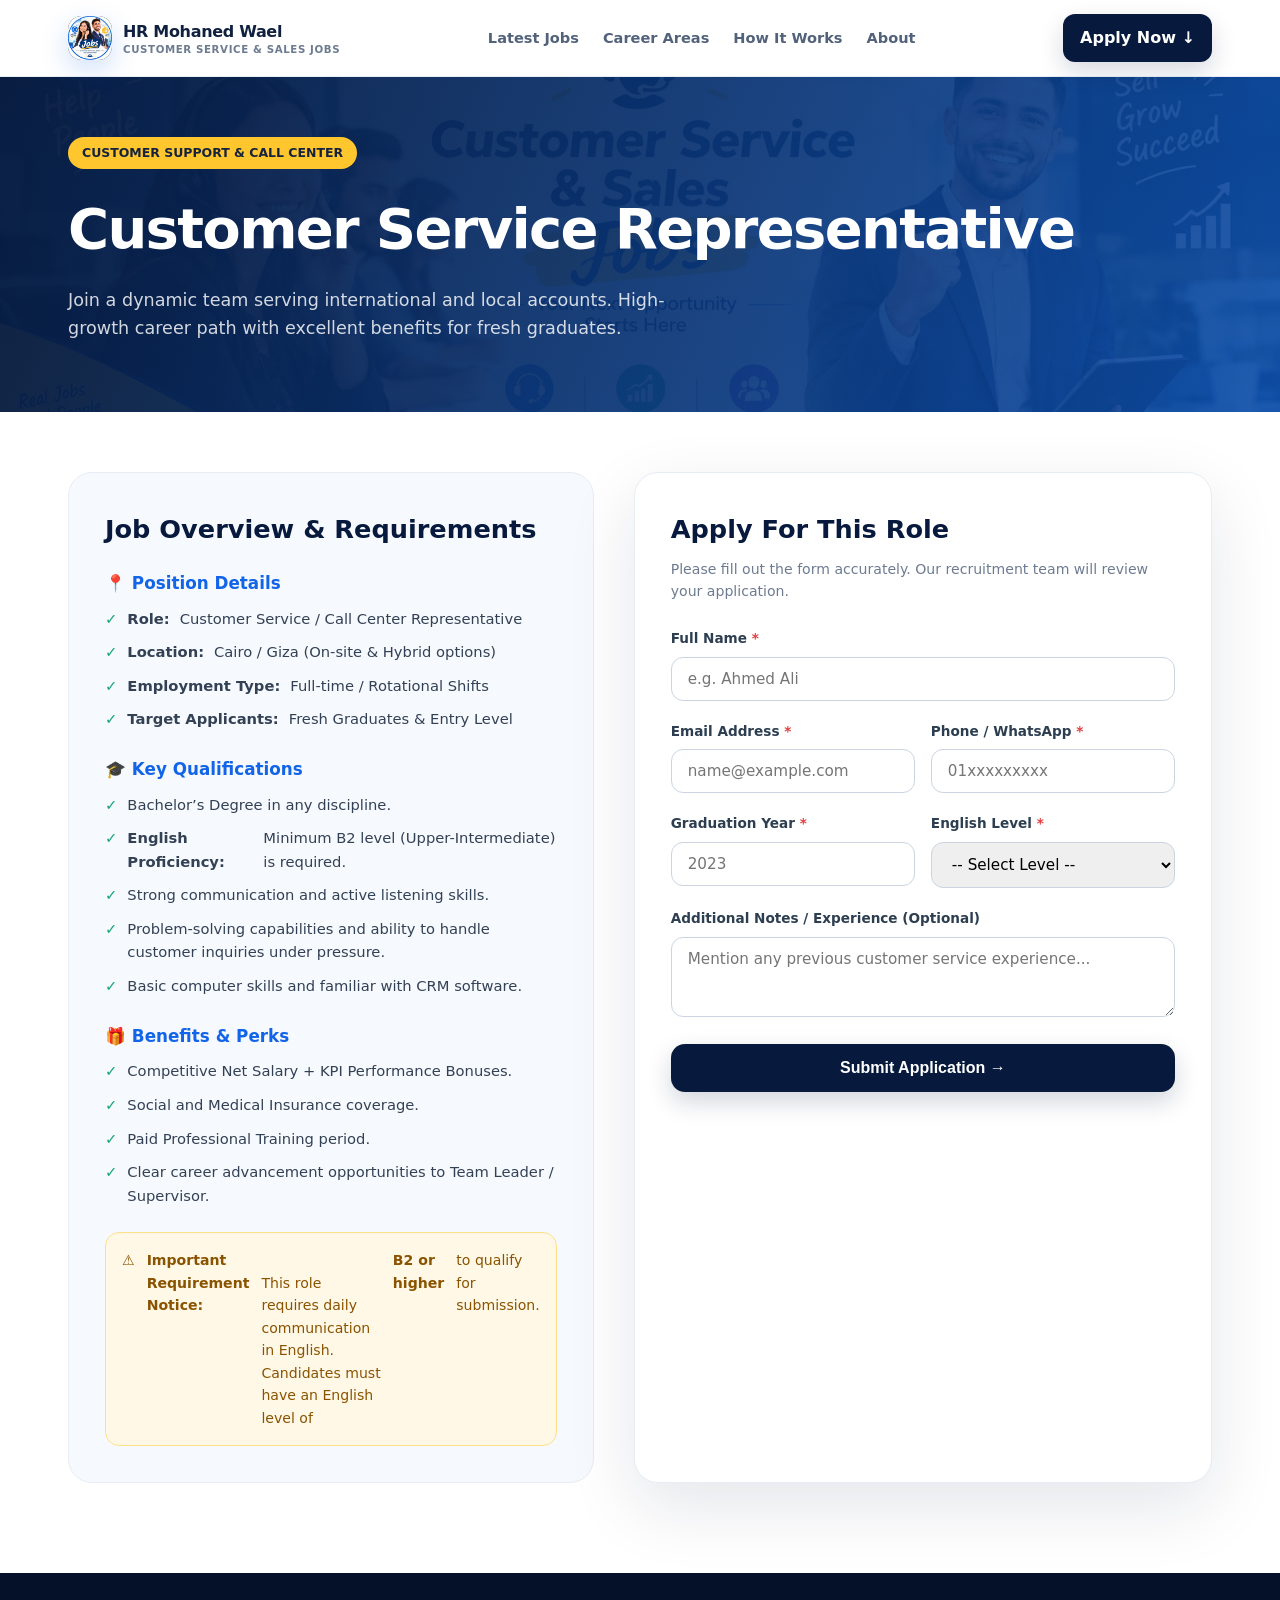
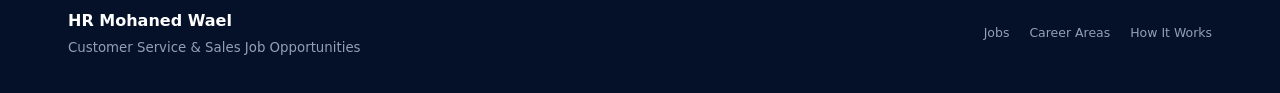
<file: service/index.html>
<!DOCTYPE html>
<html lang="en">
<head>
<meta charset="UTF-8">
<meta name="viewport" content="width=device-width, initial-scale=1.0">

<!-- SEO Meta Tags -->
<title>Customer Service Representative Job | HR Mohaned Wael</title>
<meta name="description" content="Apply for Customer Service & Call Center Specialist positions with HR Mohaned Wael. Great career opportunities for fresh graduates.">
<meta name="keywords" content="Customer Service Job, Call Center Agent, HR Mohaned Wael, Jobs for Fresh Graduates, Cairo Jobs">
<meta name="author" content="HR Mohaned Wael">
<meta name="robots" content="index, follow">
<meta name="theme-color" content="#071a3d">

<!-- Open Graph / Facebook Meta Tags -->
<meta property="og:type" content="website">
<meta property="og:url" content="https://hr.tasawehala.com/customer.html">
<meta property="og:title" content="Customer Service Representative Vacancy | HR Mohaned Wael">
<meta property="og:description" content="Join top-tier customer support teams. Check the role requirements and submit your application online. Minimum English level B2 required.">
<meta property="og:image" content="https://hr.tasawehala.com/assets/cover.jpg">
<meta property="og:image:width" content="1200">
<meta property="og:image:height" content="630">

<style>
:root{
  --navy:#071a3d;
  --blue:#1264e8;
  --blue2:#0d4fc4;
  --cyan:#26b9ff;
  --yellow:#ffc62e;
  --ink:#10213f;
  --muted:#6d7b91;
  --bg:#f6f9fd;
  --card:#ffffff;
  --line:#e7edf5;
  --green:#17a673;
  --red:#e53e3e;
  --shadow:0 24px 70px rgba(7,26,61,.11);
  --radius:24px;
  --max:1180px;
}

/* منع التمرير الأفقي نهائياً على مستوى الصفحة */
*, *::before, *::after {
  box-sizing: border-box;
  margin: 0;
  padding: 0;
}

html, body {
  width: 100%;
  max-width: 100%;
  overflow-x: hidden;
}

html {
  scroll-behavior: smooth;
}

body {
  font-family: Inter, ui-sans-serif, system-ui, -apple-system, BlinkMacSystemFont, "Segoe UI", Roboto, Arial, sans-serif;
  color: var(--ink);
  background: #fff;
  line-height: 1.6;
}

a { text-decoration: none; color: inherit; }
img { max-width: 100%; height: auto; display: block; }

.container {
  width: 100%;
  max-width: var(--max);
  padding-left: 18px;
  padding-right: 18px;
  margin-left: auto;
  margin-right: auto;
}

.muted { color: var(--muted); }
.center { text-align: center; }

/* Header */
.header {
  position: sticky;
  top: 0;
  z-index: 1000;
  background: rgba(255,255,255,.88);
  backdrop-filter: blur(18px);
  border-bottom: 1px solid rgba(231,237,245,.85);
  width: 100%;
}

.nav {
  height: 76px;
  display: flex;
  align-items: center;
  justify-content: space-between;
  gap: 15px;
  position: relative;
}

.brand {
  display: flex;
  align-items: center;
  gap: 11px;
  font-weight: 900;
  letter-spacing: -.02em;
  min-width: 0;
}

.brand-mark {
  width: 44px;
  height: 44px;
  border-radius: 14px;
  overflow: hidden;
  background: var(--navy);
  box-shadow: 0 10px 28px rgba(18,100,232,.2);
  flex-shrink: 0;
}

.brand-mark img { width: 100%; height: 100%; object-fit: cover; }
.brand span { overflow: hidden; text-overflow: ellipsis; white-space: nowrap; }
.brand small { display: block; color: var(--muted); font-size: .64rem; letter-spacing: .06em; text-transform: uppercase; margin-top: -3px; }

.nav-links { display: flex; gap: 24px; color: #52627b; font-size: .91rem; font-weight: 700; }
.nav-links a { transition: .2s; }
.nav-links a:hover { color: var(--blue); }

.nav-apply {
  padding: 11px 17px;
  border-radius: 12px;
  background: var(--navy);
  color: #fff;
  font-weight: 800;
  box-shadow: 0 10px 24px rgba(7,26,61,.16);
  transition: .2s;
  white-space: nowrap;
}
.nav-apply:hover { transform: translateY(-2px); background: #0d2a5e; }
.menu { display: none; border: 0; background: none; font-size: 1.7rem; color: var(--navy); cursor: pointer; }

/* Page Banner Header */
.page-header {
  background: linear-gradient(115deg, rgba(7,26,61,.97) 0%, rgba(12,77,169,.9) 100%), url("../assets/cover.jpg") center/cover no-repeat;
  color: #fff;
  padding: 60px 0 70px;
  position: relative;
  width: 100%;
}
.page-header h1 { font-size: clamp(1.8rem, 4.5vw, 3.5rem); margin-bottom: 12px; letter-spacing: -.03em; word-wrap: break-word; }
.page-header p { font-size: 1.1rem; color: rgba(255,255,255,.82); max-width: 650px; }
.badge-header { display: inline-block; padding: 6px 14px; border-radius: 20px; background: var(--yellow); color: #15233d; font-weight: 850; font-size: .78rem; margin-bottom: 15px; text-transform: uppercase; }

/* Layout Content Grid */
.job-layout { display: grid; grid-template-columns: 1fr 1.1fr; gap: 40px; padding: 60px 0 90px; }

/* Job Requirements Section */
.job-details { background: var(--bg); border: 1px solid var(--line); border-radius: 24px; padding: 36px; min-width: 0; }
.job-details h2 { font-size: 1.6rem; margin-bottom: 20px; color: var(--navy); word-wrap: break-word; }
.req-group { margin-bottom: 25px; }
.req-group h3 { font-size: 1.05rem; color: var(--blue); margin-bottom: 10px; display: flex; align-items: center; gap: 8px; }
.req-list { list-style: none; display: grid; gap: 10px; }
.req-list li { display: flex; gap: 10px; font-size: .92rem; color: #334155; align-items: flex-start; }
.req-list li::before { content: "✓"; color: var(--green); font-weight: 900; flex-shrink: 0; }
.notice-box {
  background: #fff8e6;
  border: 1px solid #ffe08a;
  border-radius: 14px;
  padding: 16px;
  margin-top: 25px;
  font-size: .88rem;
  color: #8a5300;
  display: flex;
  gap: 12px;
  align-items: flex-start;
}

/* Application Form Section */
.apply-card {
  background: #fff;
  border: 1px solid var(--line);
  border-radius: 24px;
  padding: 36px;
  box-shadow: var(--shadow);
  min-width: 0;
}
.apply-card h2 { font-size: 1.6rem; margin-bottom: 8px; color: var(--navy); word-wrap: break-word; }
.apply-card p { font-size: .88rem; color: var(--muted); margin-bottom: 25px; }
.form-group { margin-bottom: 20px; }
.form-group label { display: block; font-size: .85rem; font-weight: 750; margin-bottom: 7px; color: #2c3e50; }
.form-group label span { color: var(--red); }
.form-control {
  width: 100%;
  padding: 12px 16px;
  border-radius: 12px;
  border: 1px solid #cbd5e1;
  font-size: .95rem;
  outline: none;
  transition: .2s;
  font-family: inherit;
}
.form-control:focus { border-color: var(--blue); box-shadow: 0 0 0 4px rgba(18,100,232,.12); }
.form-row { display: grid; grid-template-columns: 1fr 1fr; gap: 16px; }

/* English Level Verification Alert */
.alert-warning {
  background: #fff5f5;
  border: 1px solid #fed7d7;
  color: var(--red);
  padding: 12px 14px;
  border-radius: 10px;
  font-size: .82rem;
  margin-top: 8px;
  display: none;
}
.btn-submit {
  width: 100%;
  padding: 15px;
  border-radius: 14px;
  background: var(--navy);
  color: #fff;
  border: none;
  font-weight: 850;
  font-size: 1rem;
  cursor: pointer;
  transition: .25s;
  box-shadow: 0 10px 24px rgba(7,26,61,.18);
}
.btn-submit:hover { background: var(--blue); transform: translateY(-2px); }
.btn-submit:disabled { background: #cbd5e1; cursor: not-allowed; transform: none; box-shadow: none; }

/* Response status message */
#responseMsg { margin-top: 15px; padding: 12px; border-radius: 10px; font-size: .9rem; display: none; text-align: center; }
#responseMsg.success { background: #e6fffa; color: #234e52; border: 1px solid #b2f5ea; }
#responseMsg.error { background: #fff5f5; color: #9b2c2c; border: 1px solid #feb2b2; }

/* Footer */
footer { background: #041128; color: #91a0b9; padding: 35px 0; width: 100%; }
.footer { display: flex; justify-content: space-between; gap: 25px; align-items: center; }
.footer strong { color: #fff; }
.footer small { display: block; margin-top: 3px; }
.footer-links { display: flex; gap: 20px; font-size: .78rem; }
.footer-links a:hover { color: #fff; }

/* Responsive Media Queries */
@media (max-width: 960px) {
  .job-layout {
    grid-template-columns: 1fr;
    gap: 30px;
    padding: 40px 0 60px;
  }
}

@media (max-width: 760px) {
  .nav { height: 64px; }
  .brand { font-size: 0.85rem; }
  .brand-mark { width: 36px; height: 36px; }
  .nav-links, .nav-apply { display: none; }
  .menu { display: block; }

  .nav.open .nav-links {
    display: flex;
    position: absolute;
    top: 64px;
    left: 0;
    right: 0;
    width: 100%;
    flex-direction: column;
    gap: 4px;
    padding: 12px;
    background: #fff;
    border: 1px solid var(--line);
    border-radius: 16px;
    box-shadow: var(--shadow);
  }
  .nav.open .nav-links a { padding: 10px 14px; border-radius: 8px; }

  .page-header { padding: 40px 0 50px; }
  .page-header h1 { font-size: 1.75rem; line-height: 1.25; }
  .page-header p { font-size: 0.95rem; }

  .job-details, .apply-card { padding: 22px 16px; border-radius: 18px; }
  .form-row { grid-template-columns: 1fr; gap: 0; }
  
  .footer { flex-direction: column; align-items: center; text-align: center; gap: 15px; }
  .footer-links { justify-content: center; }
}

@media (max-width: 480px) {
  .container { padding-left: 14px; padding-right: 14px; }
  .job-details h2, .apply-card h2 { font-size: 1.3rem; }
  .req-list li { font-size: 0.88rem; }
  .form-control { padding: 10px 12px; font-size: 0.9rem; }
  .btn-submit { padding: 13px; font-size: 0.95rem; }
}
</style>
</head>

<body>

<!-- Header Nav -->
<header class="header">
  <nav class="nav container" id="nav">
    <a href="index.html" class="brand">
      <span class="brand-mark"><img src="../assets/profile.jpg" alt="HR Mohaned Wael"></span>
      <span>HR Mohaned Wael<small>Customer Service & Sales Jobs</small></span>
    </a>
    <div class="nav-links">
      <a href="index.html#jobs">Latest Jobs</a>
      <a href="index.html#categories">Career Areas</a>
      <a href="index.html#process">How It Works</a>
      <a href="index.html#about">About</a>
    </div>
    <a class="nav-apply" href="#applyForm">Apply Now ↓</a>
    <button class="menu" id="menu" aria-label="Open menu" aria-expanded="false">☰</button>
  </nav>
</header>

<main>

<!-- Banner -->
<section class="page-header">
  <div class="container">
    <span class="badge-header">Customer Support & Call Center</span>
    <h1>Customer Service Representative</h1>
    <p>Join a dynamic team serving international and local accounts. High-growth career path with excellent benefits for fresh graduates.</p>
  </div>
</section>

<!-- Content Section -->
<div class="container">
  <div class="job-layout">

    <!-- Column 1: Job Requirements -->
    <div class="job-details">
      <h2>Job Overview & Requirements</h2>

      <div class="req-group">
        <h3>📍 Position Details</h3>
        <ul class="req-list">
          <li><strong>Role:</strong> Customer Service / Call Center Representative</li>
          <li><strong>Location:</strong> Cairo / Giza (On-site & Hybrid options)</li>
          <li><strong>Employment Type:</strong> Full-time / Rotational Shifts</li>
          <li><strong>Target Applicants:</strong> Fresh Graduates & Entry Level</li>
        </ul>
      </div>

      <div class="req-group">
        <h3>🎓 Key Qualifications</h3>
        <ul class="req-list">
          <li>Bachelor’s Degree in any discipline.</li>
          <li><strong>English Proficiency:</strong> Minimum B2 level (Upper-Intermediate) is required.</li>
          <li>Strong communication and active listening skills.</li>
          <li>Problem-solving capabilities and ability to handle customer inquiries under pressure.</li>
          <li>Basic computer skills and familiar with CRM software.</li>
        </ul>
      </div>

      <div class="req-group">
        <h3>🎁 Benefits & Perks</h3>
        <ul class="req-list">
          <li>Competitive Net Salary + KPI Performance Bonuses.</li>
          <li>Social and Medical Insurance coverage.</li>
          <li>Paid Professional Training period.</li>
          <li>Clear career advancement opportunities to Team Leader / Supervisor.</li>
        </ul>
      </div>

      <div class="notice-box">
        ⚠️ <strong>Important Requirement Notice:</strong><br>
        This role requires daily communication in English. Candidates must have an English level of <strong>B2 or higher</strong> to qualify for submission.
      </div>
    </div>

    <!-- Column 2: Application Form -->
    <div class="apply-card" id="applyForm">
      <h2>Apply For This Role</h2>
      <p>Please fill out the form accurately. Our recruitment team will review your application.</p>

      <form id="jobApplicationForm">

        <div class="form-group">
          <label for="fullName">Full Name <span>*</span></label>
          <input type="text" id="fullName" name="fullName" class="form-control" placeholder="e.g. Ahmed Ali" required>
        </div>

        <div class="form-row">
          <div class="form-group">
            <label for="email">Email Address <span>*</span></label>
            <input type="email" id="email" name="email" class="form-control" placeholder="name@example.com" required>
          </div>
          <div class="form-group">
            <label for="phone">Phone / WhatsApp <span>*</span></label>
            <input type="tel" id="phone" name="phone" class="form-control" placeholder="01xxxxxxxxx" required>
          </div>
        </div>

        <div class="form-row">
          <div class="form-group">
            <label for="graduationYear">Graduation Year <span>*</span></label>
            <input type="number" id="graduationYear" name="graduationYear" class="form-control" placeholder="2023" min="2015" max="2026" required>
          </div>

          <!-- English Level Select Field -->
          <div class="form-group">
            <label for="englishLevel">English Level <span>*</span></label>
            <select id="englishLevel" name="englishLevel" class="form-control" required>
              <option value="">-- Select Level --</option>
              <option value="A1">A1 - Beginner</option>
              <option value="A2">A2 - Elementary</option>
              <option value="B1">B1 - Intermediate</option>
              <option value="B2">B2 - Upper Intermediate (Required)</option>
              <option value="C1">C1 - Advanced</option>
              <option value="C2">C2 - Fluent / Native</option>
            </select>
            <div id="englishAlert" class="alert-warning">
              ⚠️ Minimum required English level for this vacancy is <strong>B2</strong>.
            </div>
          </div>
        </div>

        <div class="form-group">
          <label for="notes">Additional Notes / Experience (Optional)</label>
          <textarea id="notes" name="notes" class="form-control" rows="3" placeholder="Mention any previous customer service experience..."></textarea>
        </div>

        <button type="submit" id="submitBtn" class="btn-submit">Submit Application →</button>
        <div id="responseMsg"></div>

      </form>
    </div>

  </div>
</div>

</main>

<!-- Footer -->
<footer>
  <div class="container footer">
    <div><strong>HR Mohaned Wael</strong><small>Customer Service & Sales Job Opportunities</small></div>
    <div class="footer-links">
      <a href="index.html#jobs">Jobs</a>
      <a href="index.html#categories">Career Areas</a>
      <a href="index.html#process">How It Works</a>
    </div>
  </div>
</footer>

<script src="../js/main.js"></script>
</body>
</html>
</file>
